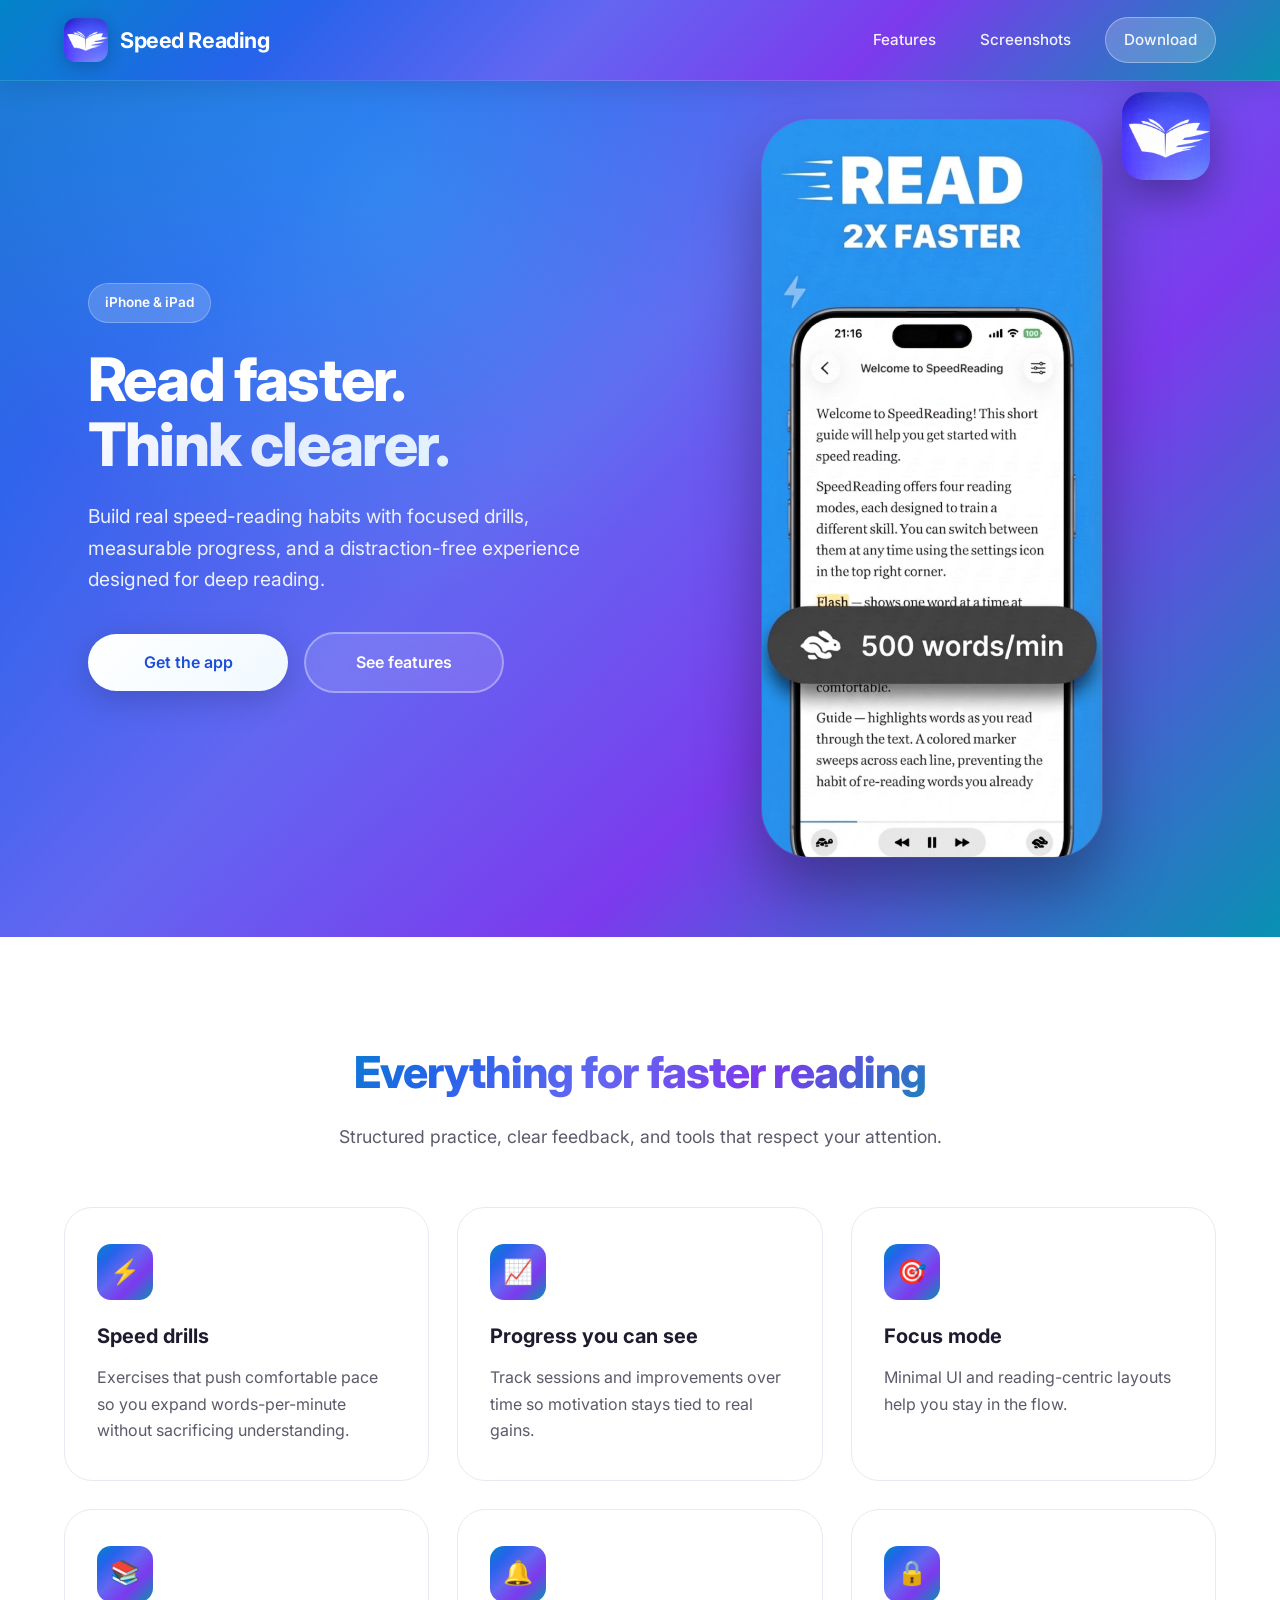
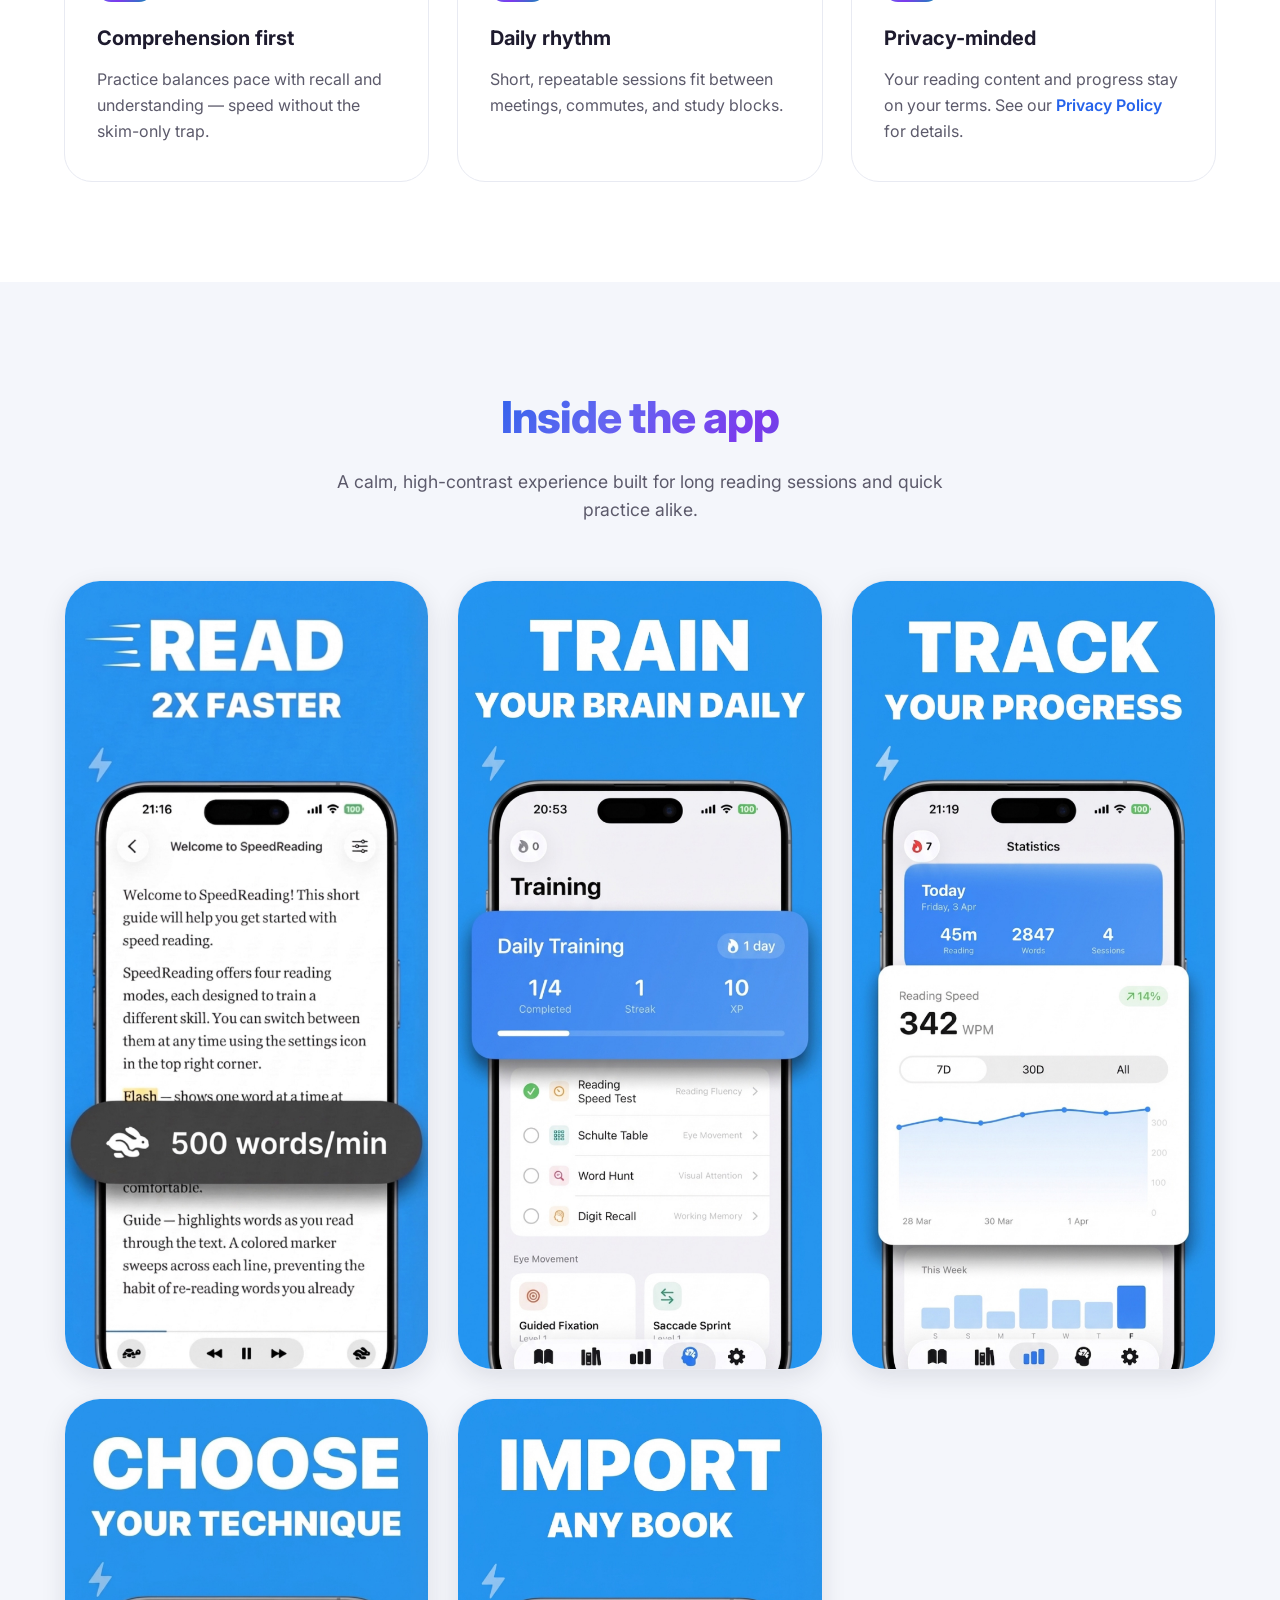
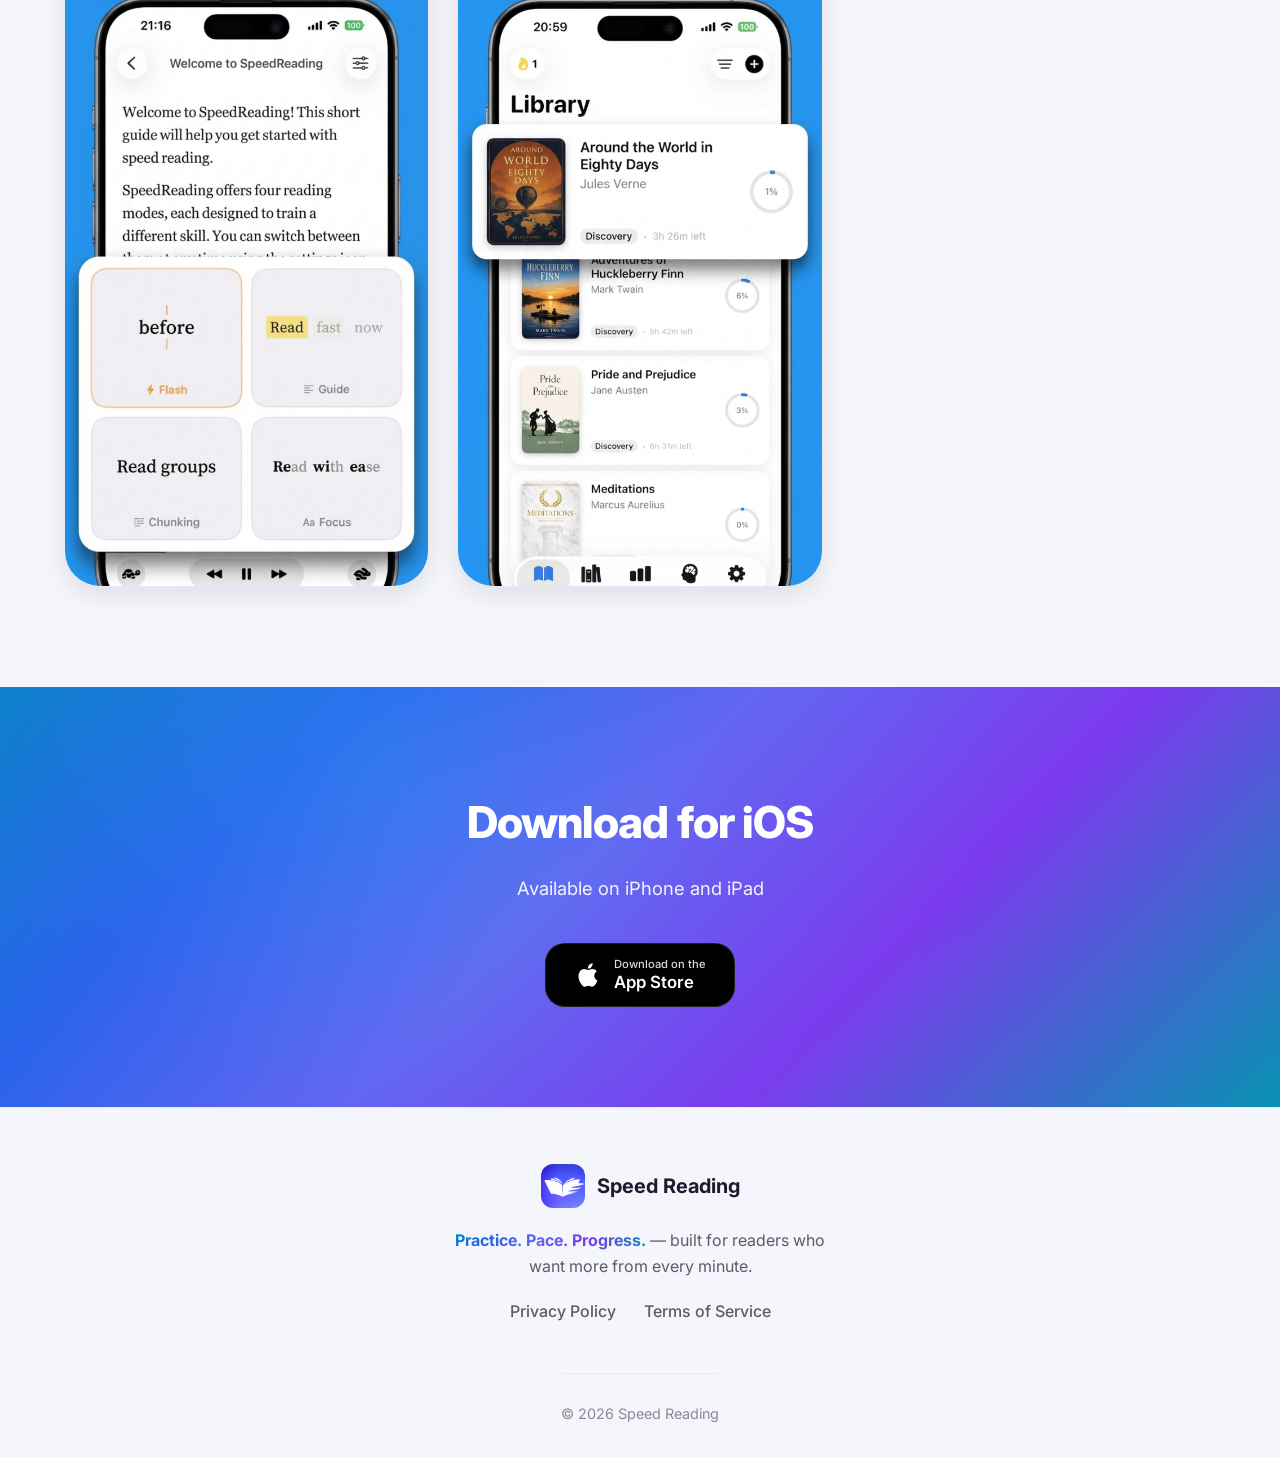
<file: index.html>
<!DOCTYPE html>
<html lang="en">
  <head>
    <meta charset="UTF-8" />
    <meta name="viewport" content="width=device-width, initial-scale=1.0" />
    <title>Speed Reading — Read Faster, Stay Sharp</title>
    <meta
      name="description"
      content="Train your reading speed and focus with guided exercises, progress tracking, and a clean reading experience — on iPhone and iPad."
    />
    <meta
      name="keywords"
      content="speed reading, reading app, comprehension, iOS, iPhone, productivity, learning"
    />

    <meta property="og:type" content="website" />
    <meta property="og:url" content="https://speedreading.app/" />
    <meta
      property="og:title"
      content="Speed Reading — Read Faster, Stay Sharp"
    />
    <meta
      property="og:description"
      content="Train your reading speed and focus with guided exercises and progress tracking."
    />
    <meta property="og:image" content="https://speedreading.app/images/01.jpg" />

    <meta name="twitter:card" content="summary_large_image" />
    <meta name="twitter:url" content="https://speedreading.app/" />
    <meta
      name="twitter:title"
      content="Speed Reading — Read Faster, Stay Sharp"
    />
    <meta
      name="twitter:description"
      content="Train your reading speed and focus with guided exercises and progress tracking."
    />
    <meta name="twitter:image" content="https://speedreading.app/images/01.jpg" />

    <link rel="icon" type="image/png" href="images/icon.png" />
    <link rel="apple-touch-icon" href="images/icon.png" />
    <link rel="stylesheet" href="styles.css" />
    <link rel="preconnect" href="https://fonts.googleapis.com" />
    <link rel="preconnect" href="https://fonts.gstatic.com" crossorigin />
    <link
      href="https://fonts.googleapis.com/css2?family=Inter:wght@400;500;600;700;800&display=swap"
      rel="stylesheet"
    />

    <script type="application/ld+json">
      {
        "@context": "https://schema.org",
        "@type": "MobileApplication",
        "name": "Speed Reading",
        "description": "Train reading speed and comprehension with guided practice on iOS.",
        "operatingSystem": "iOS",
        "applicationCategory": "EducationalApplication",
        "offers": {
          "@type": "Offer",
          "price": "0",
          "priceCurrency": "USD"
        }
      }
    </script>
  </head>
  <body>
    <nav class="navbar">
      <div class="nav-container">
        <a href="index.html" class="nav-logo">
          <img src="images/icon.png" alt="" class="logo" width="40" height="40" />
          <span class="logo-text">Speed Reading</span>
        </a>
        <div class="nav-menu">
          <a href="#features" class="nav-link">Features</a>
          <a href="#screenshots" class="nav-link">Screenshots</a>
          <a href="#download" class="nav-link download-btn">Download</a>
        </div>
        <div class="nav-toggle" aria-label="Menu">
          <span></span>
          <span></span>
          <span></span>
        </div>
      </div>
    </nav>

    <section class="hero" id="hero">
      <div class="container">
        <div class="hero-content">
          <div class="hero-badge">iPhone &amp; iPad</div>
          <h1 class="hero-title">
            Read faster.<br />
            <span class="gradient-text">Think clearer.</span>
          </h1>
          <p class="hero-subtitle">
            Build real speed-reading habits with focused drills, measurable
            progress, and a distraction-free experience designed for deep
            reading.
          </p>
          <div class="hero-cta">
            <a href="#download" class="btn btn-primary">Get the app</a>
            <a href="#features" class="btn btn-secondary">See features</a>
          </div>
        </div>
        <div class="hero-screenshots">
          <img
            src="images/icon.png"
            alt=""
            class="hero-icon"
            width="88"
            height="88"
          />
          <div class="screenshot-main">
            <img
              src="images/01.jpg"
              alt="Speed Reading app main screen"
              class="main-screenshot"
            />
          </div>
        </div>
      </div>
    </section>

    <section class="features" id="features">
      <div class="container">
        <div class="section-header">
          <h2>Everything for faster reading</h2>
          <p>
            Structured practice, clear feedback, and tools that respect your
            attention.
          </p>
        </div>
        <div class="features-grid">
          <div class="feature-card">
            <div class="feature-icon" aria-hidden="true">⚡</div>
            <h3>Speed drills</h3>
            <p>
              Exercises that push comfortable pace so you expand words-per-minute
              without sacrificing understanding.
            </p>
          </div>
          <div class="feature-card">
            <div class="feature-icon" aria-hidden="true">📈</div>
            <h3>Progress you can see</h3>
            <p>
              Track sessions and improvements over time so motivation stays tied
              to real gains.
            </p>
          </div>
          <div class="feature-card">
            <div class="feature-icon" aria-hidden="true">🎯</div>
            <h3>Focus mode</h3>
            <p>
              Minimal UI and reading-centric layouts help you stay in the flow.
            </p>
          </div>
          <div class="feature-card">
            <div class="feature-icon" aria-hidden="true">📚</div>
            <h3>Comprehension first</h3>
            <p>
              Practice balances pace with recall and understanding — speed without
              the skim-only trap.
            </p>
          </div>
          <div class="feature-card">
            <div class="feature-icon" aria-hidden="true">🔔</div>
            <h3>Daily rhythm</h3>
            <p>
              Short, repeatable sessions fit between meetings, commutes, and
              study blocks.
            </p>
          </div>
          <div class="feature-card">
            <div class="feature-icon" aria-hidden="true">🔒</div>
            <h3>Privacy-minded</h3>
            <p>
              Your reading content and progress stay on your terms. See our
              <a href="privacy.html">Privacy Policy</a> for details.
            </p>
          </div>
        </div>
      </div>
    </section>

    <section class="screenshots" id="screenshots">
      <div class="container">
        <div class="section-header">
          <h2>Inside the app</h2>
          <p>
            A calm, high-contrast experience built for long reading sessions and
            quick practice alike.
          </p>
        </div>
        <div class="screenshots-grid">
          <div class="screenshot">
            <img src="images/01.jpg" alt="Speed Reading screenshot 1" />
          </div>
          <div class="screenshot">
            <img src="images/02.jpg" alt="Speed Reading screenshot 2" />
          </div>
          <div class="screenshot">
            <img src="images/03.jpg" alt="Speed Reading screenshot 3" />
          </div>
          <div class="screenshot">
            <img src="images/04.jpg" alt="Speed Reading screenshot 4" />
          </div>
          <div class="screenshot">
            <img src="images/05.jpg" alt="Speed Reading screenshot 5" />
          </div>
        </div>
      </div>
    </section>

    <section class="download" id="download">
      <div class="container">
        <h2>Download for iOS</h2>
        <p>Available on iPhone and iPad</p>
        <div class="download-buttons">
          <a
            href="https://apps.apple.com/app/id6761392724"
            class="store-btn"
            rel="noopener noreferrer"
            target="_blank"
          >
            <svg viewBox="0 0 24 24" fill="currentColor" aria-hidden="true">
              <path
                d="M18.71 19.5c-.83 1.24-1.71 2.45-3.05 2.47-1.34.03-1.77-.79-3.29-.79-1.53 0-2 .77-3.27.82-1.31.05-2.3-1.32-3.14-2.53C4.25 17 2.94 12.45 4.7 9.39c.87-1.52 2.43-2.48 4.12-2.51 1.28-.02 2.5.87 3.29.87.78 0 2.26-1.07 3.81-.91.65.03 2.47.26 3.64 1.98-.09.06-2.17 1.28-2.15 3.81.03 3.02 2.65 4.03 2.68 4.04-.03.07-.42 1.44-1.38 2.83M13 3.5c.73-.83 1.94-1.46 2.94-1.5.13 1.17-.34 2.35-1.04 3.19-.69.85-1.83 1.51-2.95 1.42-.15-1.15.41-2.35 1.05-3.11z"
              />
            </svg>
            <div class="store-text">
              <small>Download on the</small>
              <span>App Store</span>
            </div>
          </a>
        </div>
      </div>
    </section>

    <footer class="footer">
      <div class="container">
        <div class="footer-content">
          <div class="footer-logo">
            <img src="images/icon.png" alt="" width="44" height="44" />
            <span>Speed Reading</span>
          </div>
          <p class="footer-tagline">
            <strong>Practice. Pace. Progress.</strong> — built for readers who want
            more from every minute.
          </p>
          <div class="footer-links">
            <a href="privacy.html">Privacy Policy</a>
            <a href="terms.html">Terms of Service</a>
          </div>
          <p class="footer-copy">© 2026 Speed Reading</p>
        </div>
      </div>
    </footer>

    <script src="script.js"></script>
  </body>
</html>
</file>
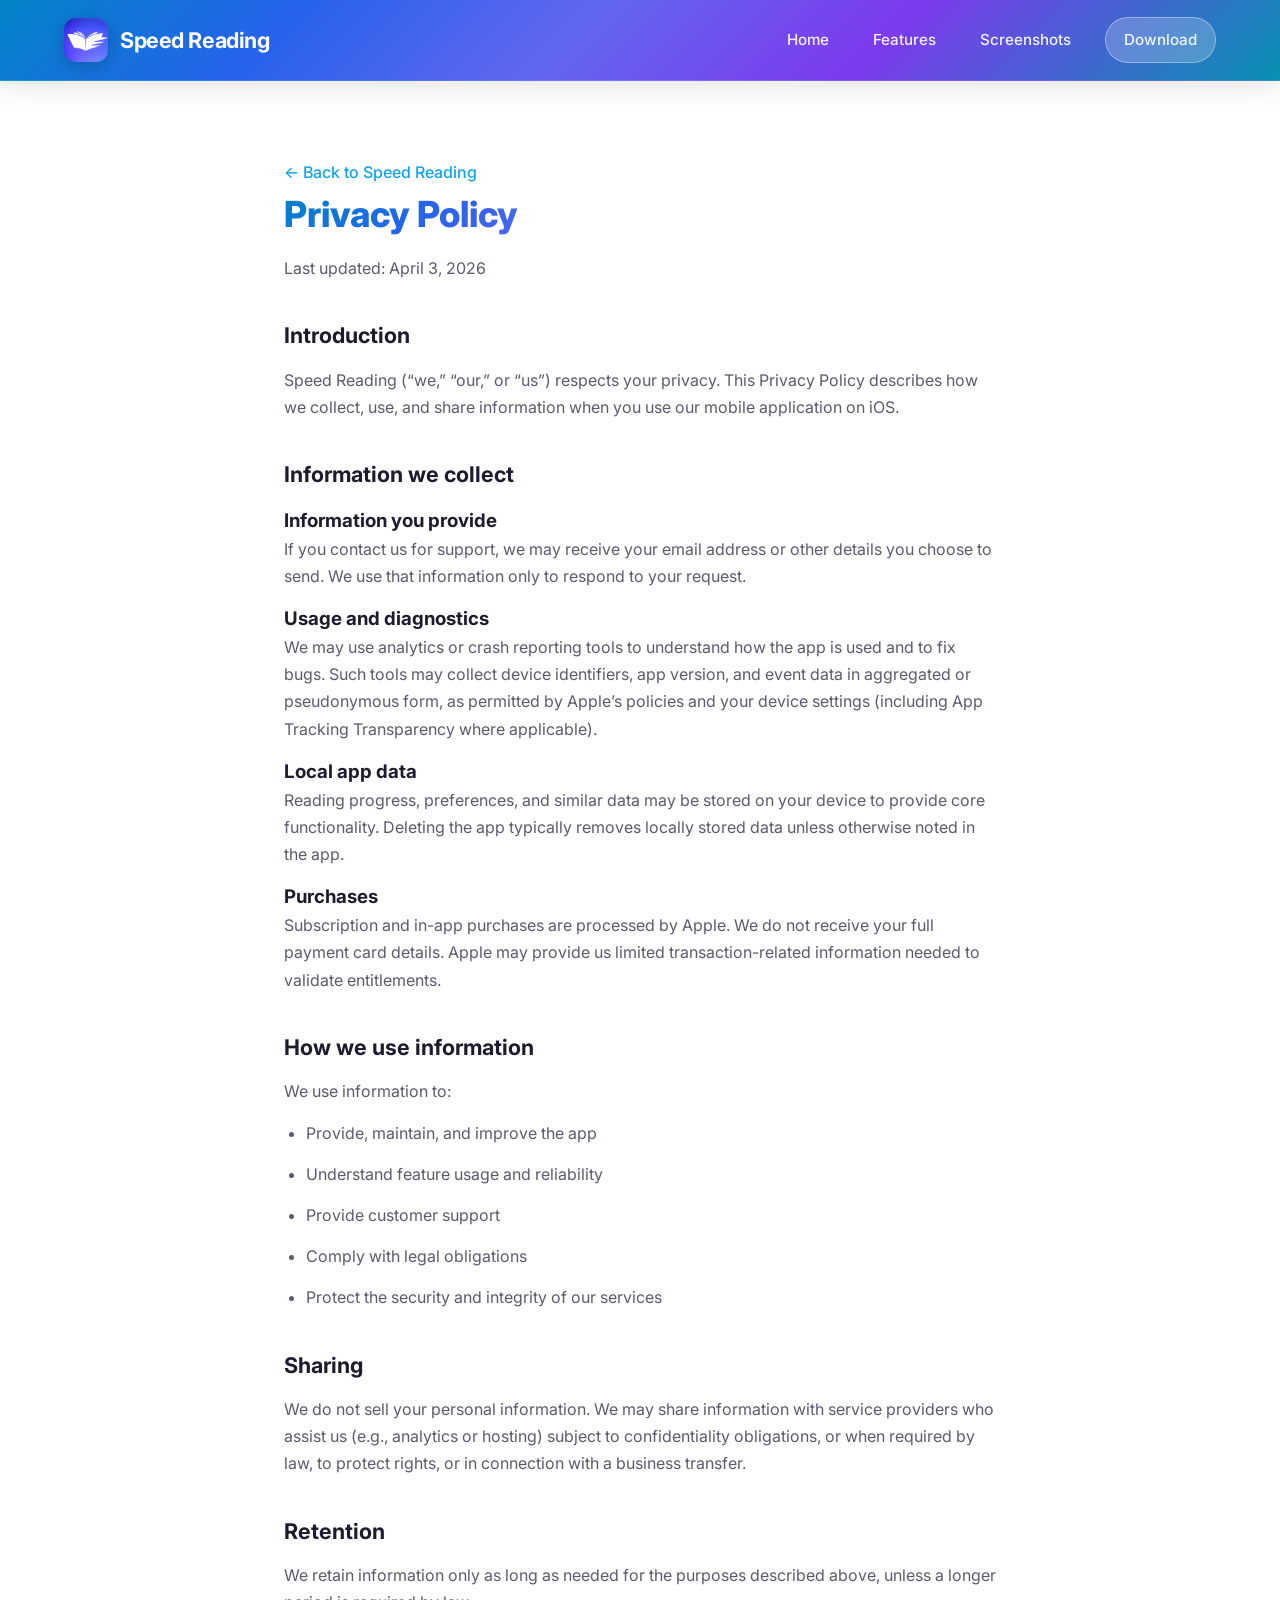
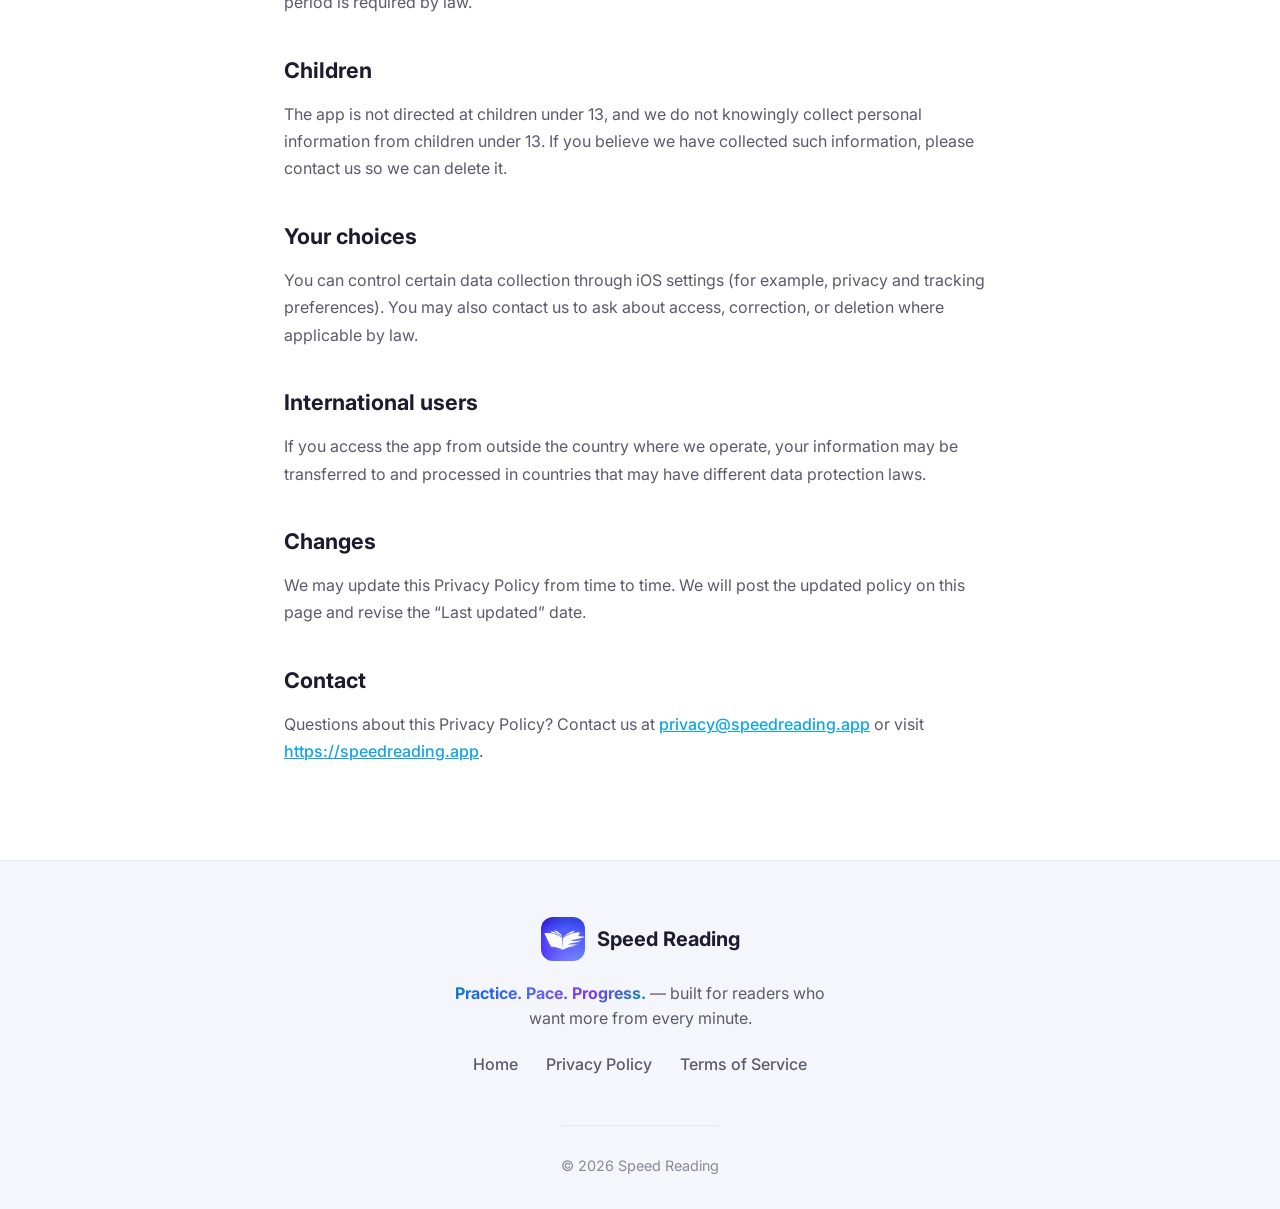
<file: privacy.html>
<!DOCTYPE html>
<html lang="en">
  <head>
    <meta charset="UTF-8" />
    <meta name="viewport" content="width=device-width, initial-scale=1.0" />
    <title>Privacy Policy — Speed Reading</title>
    <meta
      name="description"
      content="Speed Reading Privacy Policy — how we handle your data when you use our iOS app."
    />
    <link rel="icon" type="image/png" href="images/icon.png" />
    <link rel="stylesheet" href="styles.css" />
    <link rel="preconnect" href="https://fonts.googleapis.com" />
    <link rel="preconnect" href="https://fonts.gstatic.com" crossorigin />
    <link
      href="https://fonts.googleapis.com/css2?family=Inter:wght@400;500;600;700;800&display=swap"
      rel="stylesheet"
    />
  </head>
  <body>
    <nav class="navbar">
      <div class="nav-container">
        <a href="index.html" class="nav-logo">
          <img src="images/icon.png" alt="" class="logo" width="40" height="40" />
          <span class="logo-text">Speed Reading</span>
        </a>
        <div class="nav-menu">
          <a href="index.html" class="nav-link">Home</a>
          <a href="index.html#features" class="nav-link">Features</a>
          <a href="index.html#screenshots" class="nav-link">Screenshots</a>
          <a href="index.html#download" class="nav-link download-btn">Download</a>
        </div>
        <div class="nav-toggle" aria-label="Menu">
          <span></span>
          <span></span>
          <span></span>
        </div>
      </div>
    </nav>

    <section class="privacy-content">
      <div class="container">
        <div class="privacy-header">
          <a href="index.html" class="back-link">← Back to Speed Reading</a>
          <h1>Privacy Policy</h1>
          <p class="last-updated">Last updated: April 3, 2026</p>
        </div>

        <div class="privacy-body">
          <h2>Introduction</h2>
          <p>
            Speed Reading (“we,” “our,” or “us”) respects your privacy. This
            Privacy Policy describes how we collect, use, and share information
            when you use our mobile application on iOS.
          </p>

          <h2>Information we collect</h2>

          <h3>Information you provide</h3>
          <p>
            If you contact us for support, we may receive your email address or
            other details you choose to send. We use that information only to
            respond to your request.
          </p>

          <h3>Usage and diagnostics</h3>
          <p>
            We may use analytics or crash reporting tools to understand how the
            app is used and to fix bugs. Such tools may collect device
            identifiers, app version, and event data in aggregated or
            pseudonymous form, as permitted by Apple’s policies and your device
            settings (including App Tracking Transparency where applicable).
          </p>

          <h3>Local app data</h3>
          <p>
            Reading progress, preferences, and similar data may be stored on
            your device to provide core functionality. Deleting the app typically
            removes locally stored data unless otherwise noted in the app.
          </p>

          <h3>Purchases</h3>
          <p>
            Subscription and in-app purchases are processed by Apple. We do not
            receive your full payment card details. Apple may provide us
            limited transaction-related information needed to validate
            entitlements.
          </p>

          <h2>How we use information</h2>
          <p>We use information to:</p>
          <ul>
            <li>Provide, maintain, and improve the app</li>
            <li>Understand feature usage and reliability</li>
            <li>Provide customer support</li>
            <li>Comply with legal obligations</li>
            <li>Protect the security and integrity of our services</li>
          </ul>

          <h2>Sharing</h2>
          <p>
            We do not sell your personal information. We may share information
            with service providers who assist us (e.g., analytics or hosting)
            subject to confidentiality obligations, or when required by law, to
            protect rights, or in connection with a business transfer.
          </p>

          <h2>Retention</h2>
          <p>
            We retain information only as long as needed for the purposes
            described above, unless a longer period is required by law.
          </p>

          <h2>Children</h2>
          <p>
            The app is not directed at children under 13, and we do not
            knowingly collect personal information from children under 13. If you
            believe we have collected such information, please contact us so we
            can delete it.
          </p>

          <h2>Your choices</h2>
          <p>
            You can control certain data collection through iOS settings (for
            example, privacy and tracking preferences). You may also contact us
            to ask about access, correction, or deletion where applicable by
            law.
          </p>

          <h2>International users</h2>
          <p>
            If you access the app from outside the country where we operate,
            your information may be transferred to and processed in countries that
            may have different data protection laws.
          </p>

          <h2>Changes</h2>
          <p>
            We may update this Privacy Policy from time to time. We will post
            the updated policy on this page and revise the “Last updated” date.
          </p>

          <h2>Contact</h2>
          <p>
            Questions about this Privacy Policy? Contact us at
            <a href="mailto:privacy@speedreading.app">privacy@speedreading.app</a>
            or visit
            <a href="https://speedreading.app">https://speedreading.app</a>.
          </p>
        </div>
      </div>
    </section>

    <footer class="footer">
      <div class="container">
        <div class="footer-content">
          <div class="footer-logo">
            <img src="images/icon.png" alt="" width="44" height="44" />
            <span>Speed Reading</span>
          </div>
          <p class="footer-tagline">
            <strong>Practice. Pace. Progress.</strong> — built for readers who want
            more from every minute.
          </p>
          <div class="footer-links">
            <a href="index.html">Home</a>
            <a href="privacy.html">Privacy Policy</a>
            <a href="terms.html">Terms of Service</a>
          </div>
          <p class="footer-copy">© 2026 Speed Reading</p>
        </div>
      </div>
    </footer>

    <script src="script.js"></script>
  </body>
</html>
</file>
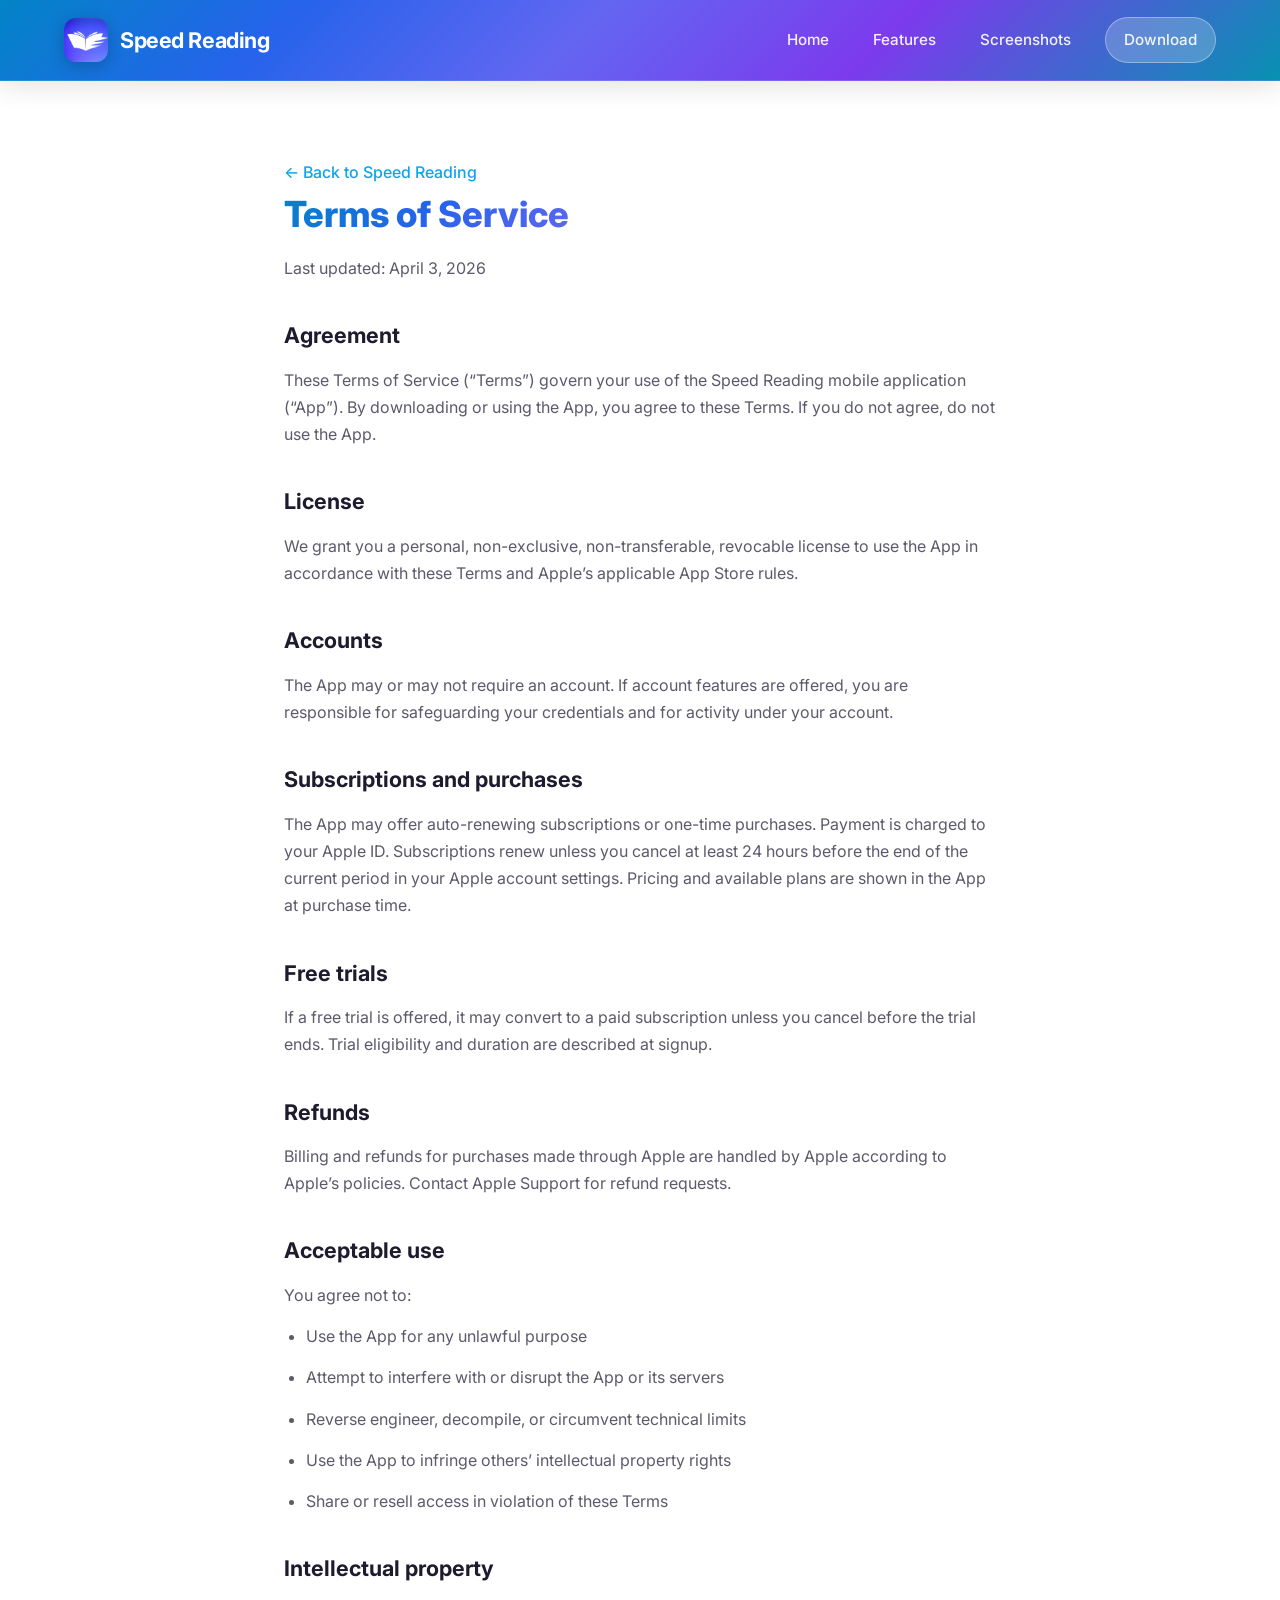
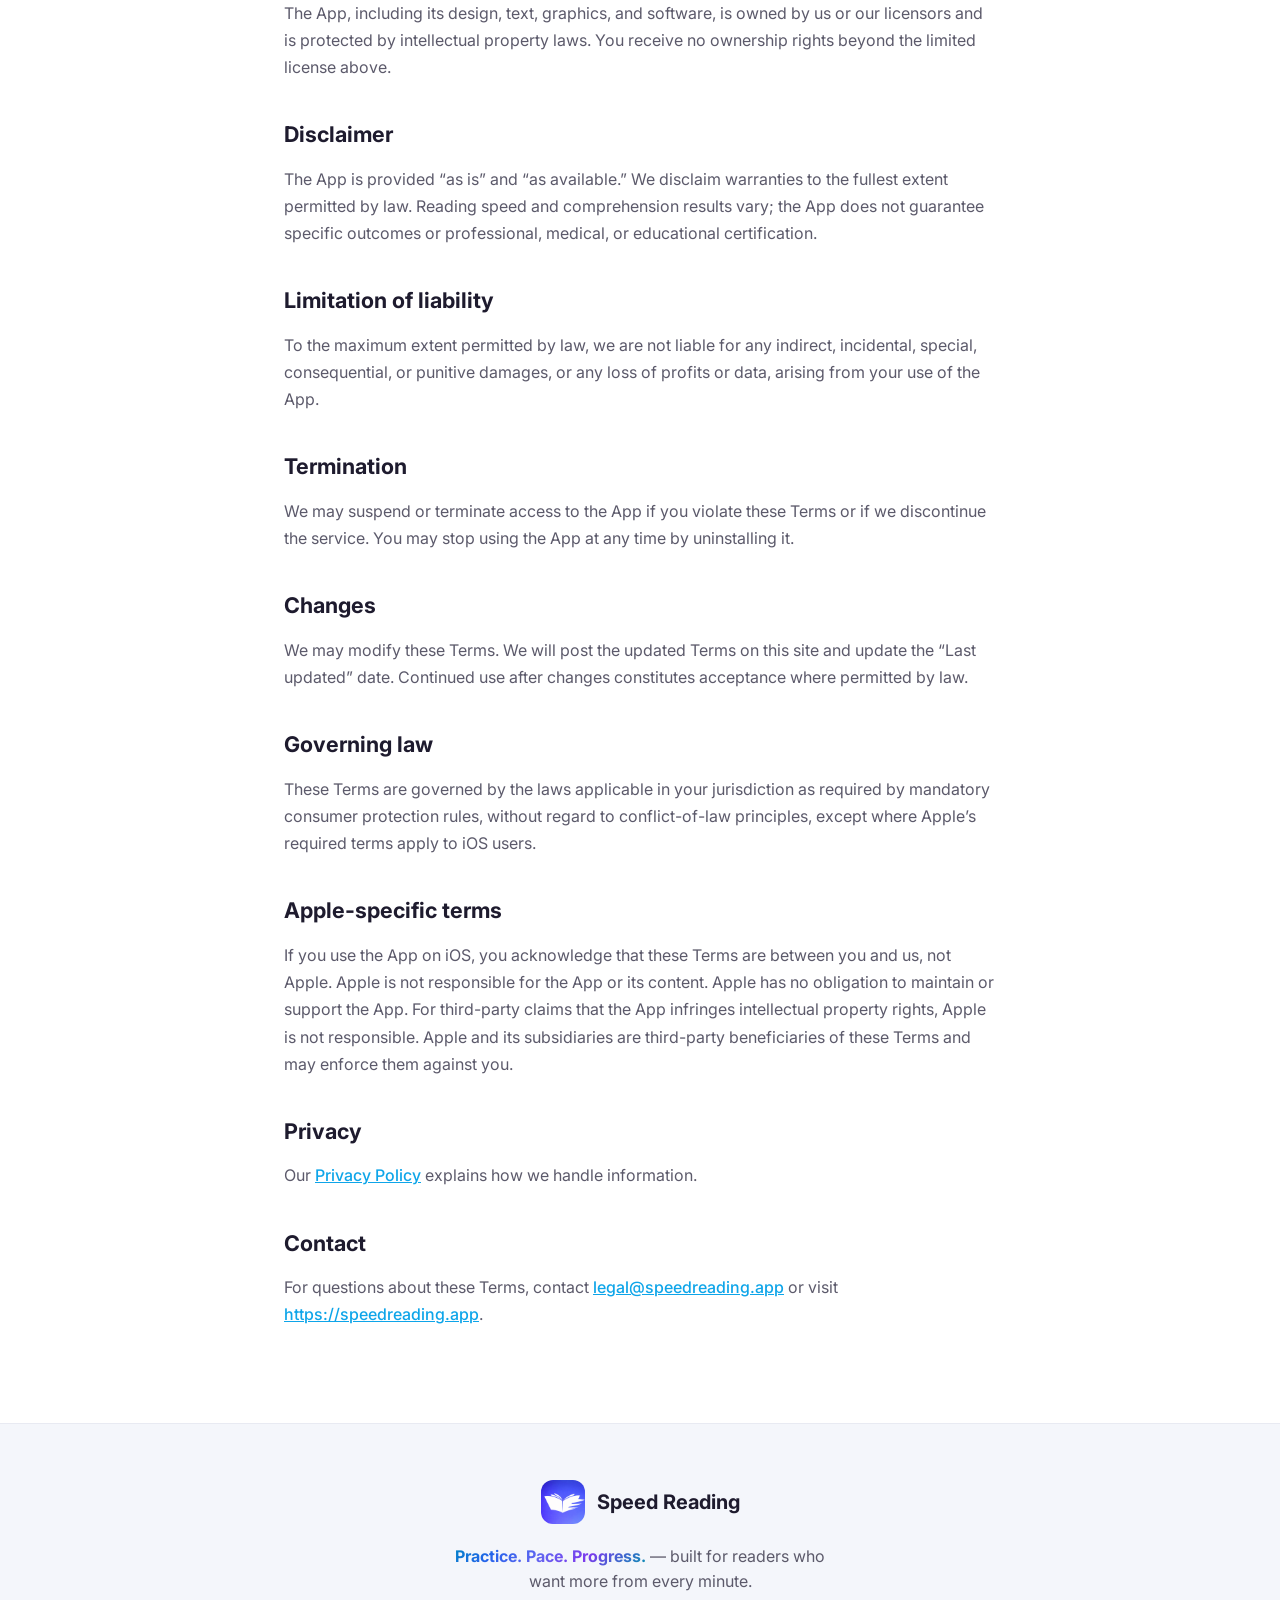
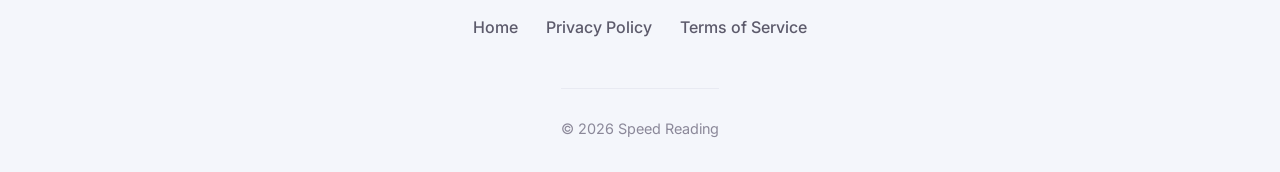
<file: terms.html>
<!DOCTYPE html>
<html lang="en">
  <head>
    <meta charset="UTF-8" />
    <meta name="viewport" content="width=device-width, initial-scale=1.0" />
    <title>Terms of Service — Speed Reading</title>
    <meta
      name="description"
      content="Speed Reading Terms of Service — subscriptions, acceptable use, and legal terms for our iOS app."
    />
    <link rel="icon" type="image/png" href="images/icon.png" />
    <link rel="stylesheet" href="styles.css" />
    <link rel="preconnect" href="https://fonts.googleapis.com" />
    <link rel="preconnect" href="https://fonts.gstatic.com" crossorigin />
    <link
      href="https://fonts.googleapis.com/css2?family=Inter:wght@400;500;600;700;800&display=swap"
      rel="stylesheet"
    />
  </head>
  <body>
    <nav class="navbar">
      <div class="nav-container">
        <a href="index.html" class="nav-logo">
          <img src="images/icon.png" alt="" class="logo" width="40" height="40" />
          <span class="logo-text">Speed Reading</span>
        </a>
        <div class="nav-menu">
          <a href="index.html" class="nav-link">Home</a>
          <a href="index.html#features" class="nav-link">Features</a>
          <a href="index.html#screenshots" class="nav-link">Screenshots</a>
          <a href="index.html#download" class="nav-link download-btn">Download</a>
        </div>
        <div class="nav-toggle" aria-label="Menu">
          <span></span>
          <span></span>
          <span></span>
        </div>
      </div>
    </nav>

    <section class="privacy-content">
      <div class="container">
        <div class="privacy-header">
          <a href="index.html" class="back-link">← Back to Speed Reading</a>
          <h1>Terms of Service</h1>
          <p class="last-updated">Last updated: April 3, 2026</p>
        </div>

        <div class="privacy-body">
          <h2>Agreement</h2>
          <p>
            These Terms of Service (“Terms”) govern your use of the Speed
            Reading mobile application (“App”). By downloading or using the App,
            you agree to these Terms. If you do not agree, do not use the App.
          </p>

          <h2>License</h2>
          <p>
            We grant you a personal, non-exclusive, non-transferable, revocable
            license to use the App in accordance with these Terms and Apple’s
            applicable App Store rules.
          </p>

          <h2>Accounts</h2>
          <p>
            The App may or may not require an account. If account features are
            offered, you are responsible for safeguarding your credentials and
            for activity under your account.
          </p>

          <h2>Subscriptions and purchases</h2>
          <p>
            The App may offer auto-renewing subscriptions or one-time purchases.
            Payment is charged to your Apple ID. Subscriptions renew unless you
            cancel at least 24 hours before the end of the current period in
            your Apple account settings. Pricing and available plans are shown
            in the App at purchase time.
          </p>

          <h2>Free trials</h2>
          <p>
            If a free trial is offered, it may convert to a paid subscription
            unless you cancel before the trial ends. Trial eligibility and
            duration are described at signup.
          </p>

          <h2>Refunds</h2>
          <p>
            Billing and refunds for purchases made through Apple are handled by
            Apple according to Apple’s policies. Contact Apple Support for refund
            requests.
          </p>

          <h2>Acceptable use</h2>
          <p>You agree not to:</p>
          <ul>
            <li>Use the App for any unlawful purpose</li>
            <li>Attempt to interfere with or disrupt the App or its servers</li>
            <li>Reverse engineer, decompile, or circumvent technical limits</li>
            <li>Use the App to infringe others’ intellectual property rights</li>
            <li>Share or resell access in violation of these Terms</li>
          </ul>

          <h2>Intellectual property</h2>
          <p>
            The App, including its design, text, graphics, and software, is
            owned by us or our licensors and is protected by intellectual
            property laws. You receive no ownership rights beyond the limited
            license above.
          </p>

          <h2>Disclaimer</h2>
          <p>
            The App is provided “as is” and “as available.” We disclaim
            warranties to the fullest extent permitted by law. Reading speed and
            comprehension results vary; the App does not guarantee specific
            outcomes or professional, medical, or educational certification.
          </p>

          <h2>Limitation of liability</h2>
          <p>
            To the maximum extent permitted by law, we are not liable for any
            indirect, incidental, special, consequential, or punitive damages, or
            any loss of profits or data, arising from your use of the App.
          </p>

          <h2>Termination</h2>
          <p>
            We may suspend or terminate access to the App if you violate these
            Terms or if we discontinue the service. You may stop using the App at
            any time by uninstalling it.
          </p>

          <h2>Changes</h2>
          <p>
            We may modify these Terms. We will post the updated Terms on this
            site and update the “Last updated” date. Continued use after changes
            constitutes acceptance where permitted by law.
          </p>

          <h2>Governing law</h2>
          <p>
            These Terms are governed by the laws applicable in your jurisdiction
            as required by mandatory consumer protection rules, without regard to
            conflict-of-law principles, except where Apple’s required terms
            apply to iOS users.
          </p>

          <h2>Apple-specific terms</h2>
          <p>
            If you use the App on iOS, you acknowledge that these Terms are
            between you and us, not Apple. Apple is not responsible for the App
            or its content. Apple has no obligation to maintain or support the
            App. For third-party claims that the App infringes intellectual
            property rights, Apple is not responsible. Apple and its
            subsidiaries are third-party beneficiaries of these Terms and may
            enforce them against you.
          </p>

          <h2>Privacy</h2>
          <p>
            Our
            <a href="privacy.html">Privacy Policy</a> explains how we handle
            information.
          </p>

          <h2>Contact</h2>
          <p>
            For questions about these Terms, contact
            <a href="mailto:legal@speedreading.app">legal@speedreading.app</a> or
            visit
            <a href="https://speedreading.app">https://speedreading.app</a>.
          </p>
        </div>
      </div>
    </section>

    <footer class="footer">
      <div class="container">
        <div class="footer-content">
          <div class="footer-logo">
            <img src="images/icon.png" alt="" width="44" height="44" />
            <span>Speed Reading</span>
          </div>
          <p class="footer-tagline">
            <strong>Practice. Pace. Progress.</strong> — built for readers who want
            more from every minute.
          </p>
          <div class="footer-links">
            <a href="index.html">Home</a>
            <a href="privacy.html">Privacy Policy</a>
            <a href="terms.html">Terms of Service</a>
          </div>
          <p class="footer-copy">© 2026 Speed Reading</p>
        </div>
      </div>
    </footer>

    <script src="script.js"></script>
  </body>
</html>
</file>
<file: styles.css>
/* Speed Reading — layout aligned with PokeScannerWebPage (reading-themed palette) */

:root {
  --primary: #38bdf8;
  --primary-dark: #0ea5e9;
  --secondary: #6366f1;
  --accent: #a78bfa;
  --accent-2: #22d3ee;
  --text-primary: #1e1b2e;
  --text-secondary: #5c5a6b;
  --text-muted: #8b8899;
  --background: #ffffff;
  --background-alt: #f4f6fb;
  --border: #e8eaf2;
  --shadow-sm: 0 2px 8px rgba(30, 27, 46, 0.06);
  --shadow-md: 0 8px 24px rgba(30, 27, 46, 0.1);
  --shadow-lg: 0 16px 48px rgba(30, 27, 46, 0.12);
  --radius-sm: 10px;
  --radius-md: 14px;
  --radius-lg: 20px;
  --radius-xl: 28px;
  --radius-2xl: 36px;
  --radius-3xl: 48px;
  --gradient-primary: linear-gradient(
    135deg,
    #0284c7 0%,
    #2563eb 22%,
    #6366f1 45%,
    #7c3aed 68%,
    #0891b2 100%
  );
  --gradient-glow: radial-gradient(
    circle at 30% 20%,
    rgba(56, 189, 248, 0.45) 0%,
    rgba(99, 102, 241, 0.25) 35%,
    transparent 65%
  );
}

* {
  margin: 0;
  padding: 0;
  box-sizing: border-box;
}

html {
  scroll-behavior: smooth;
  scroll-padding-top: 100px;
}

body {
  font-family: "Inter", -apple-system, BlinkMacSystemFont, sans-serif;
  color: var(--text-primary);
  line-height: 1.6;
  overflow-x: hidden;
  background: radial-gradient(
      circle at 50% 50%,
      rgba(56, 189, 248, 0.1) 0%,
      rgba(99, 102, 241, 0.06) 30%,
      rgba(124, 58, 237, 0.04) 60%,
      rgba(8, 145, 178, 0.03) 100%
    ),
    linear-gradient(135deg, #0f172a 0%, #1e1b4b 50%, #312e81 100%);
  background-attachment: fixed;
  min-height: 100vh;
}

.container {
  max-width: 1200px;
  margin: 0 auto;
  padding: 0 24px;
}

/* Navbar — gradient strip like PokeScanner */
.navbar {
  position: fixed;
  top: 0;
  left: 0;
  right: 0;
  z-index: 1000;
  background: var(--gradient-primary);
  backdrop-filter: blur(20px);
  -webkit-backdrop-filter: blur(20px);
  border-bottom: 1px solid rgba(255, 255, 255, 0.12);
  box-shadow: 0 4px 30px rgba(0, 0, 0, 0.12);
}

.navbar.scrolled {
  box-shadow: 0 8px 32px rgba(0, 0, 0, 0.18);
}

.nav-container {
  max-width: 1200px;
  margin: 0 auto;
  padding: 0 24px;
  display: flex;
  align-items: center;
  justify-content: space-between;
  height: 80px;
}

.nav-logo {
  display: flex;
  align-items: center;
  gap: 12px;
  text-decoration: none;
  color: #fff;
}

.logo {
  width: 44px;
  height: 44px;
  border-radius: 12px;
  box-shadow: 0 4px 16px rgba(0, 0, 0, 0.2);
}

.logo-text {
  font-size: 1.35rem;
  font-weight: 700;
  letter-spacing: -0.02em;
  color: #fff;
}

.nav-menu {
  display: flex;
  align-items: center;
  gap: 8px;
}

.nav-link {
  color: rgba(255, 255, 255, 0.92);
  text-decoration: none;
  font-weight: 500;
  font-size: 0.95rem;
  padding: 10px 18px;
  border-radius: 999px;
  transition: background 0.25s ease, color 0.25s ease;
}

.nav-link:hover {
  color: #fff;
  background: rgba(255, 255, 255, 0.15);
}

.nav-link.download-btn {
  background: rgba(255, 255, 255, 0.2);
  border: 1px solid rgba(255, 255, 255, 0.35);
  margin-left: 8px;
}

.nav-link.download-btn:hover {
  background: rgba(255, 255, 255, 0.3);
  border-color: rgba(255, 255, 255, 0.5);
}

.nav-link.active {
  background: rgba(255, 255, 255, 0.22);
  color: #fff;
}

.nav-toggle {
  display: none;
  flex-direction: column;
  gap: 6px;
  cursor: pointer;
  padding: 8px;
}

.nav-toggle span {
  width: 26px;
  height: 3px;
  background: #fff;
  border-radius: 2px;
  transition: transform 0.3s ease, opacity 0.3s ease;
}

/* Hero */
.hero {
  min-height: 100vh;
  display: flex;
  align-items: center;
  padding: 120px 0 80px;
  position: relative;
  overflow: hidden;
  background: var(--gradient-primary);
}

.hero::before {
  content: "";
  position: absolute;
  inset: 0;
  background: var(--gradient-glow);
  opacity: 0.85;
  animation: pulseGlow 8s ease-in-out infinite;
}

@keyframes pulseGlow {
  0%,
  100% {
    opacity: 0.65;
    transform: scale(1);
  }
  50% {
    opacity: 0.95;
    transform: scale(1.05);
  }
}

.hero .container {
  display: grid;
  grid-template-columns: 1fr 1fr;
  gap: 64px;
  align-items: center;
  position: relative;
  z-index: 1;
}

.hero-content {
  color: #fff;
}

.hero-badge {
  display: inline-flex;
  align-items: center;
  gap: 8px;
  background: rgba(255, 255, 255, 0.18);
  backdrop-filter: blur(10px);
  padding: 8px 16px;
  border-radius: 999px;
  font-size: 0.85rem;
  font-weight: 600;
  margin-bottom: 24px;
  border: 1px solid rgba(255, 255, 255, 0.25);
}

.hero h1 {
  font-size: clamp(2.5rem, 5vw, 3.75rem);
  font-weight: 800;
  line-height: 1.08;
  margin-bottom: 24px;
  letter-spacing: -0.03em;
}

.gradient-text {
  background: linear-gradient(
    135deg,
    #fff 0%,
    rgba(255, 255, 255, 0.88) 40%,
    #e0f2fe 100%
  );
  -webkit-background-clip: text;
  -webkit-text-fill-color: transparent;
  background-clip: text;
}

.hero-subtitle {
  font-size: 1.2rem;
  color: rgba(255, 255, 255, 0.9);
  margin-bottom: 36px;
  line-height: 1.65;
  max-width: 520px;
}

.hero-cta {
  display: flex;
  flex-wrap: wrap;
  gap: 16px;
  align-items: center;
}

.btn {
  display: inline-flex;
  align-items: center;
  justify-content: center;
  gap: 10px;
  padding: 16px 32px;
  border-radius: var(--radius-2xl);
  font-weight: 600;
  font-size: 1rem;
  text-decoration: none;
  transition: transform 0.25s ease, box-shadow 0.25s ease;
  border: none;
  cursor: pointer;
  min-width: 200px;
}

.btn-primary {
  background: linear-gradient(135deg, #fff 0%, #f0f9ff 100%);
  color: #1d4ed8;
  box-shadow: 0 8px 32px rgba(0, 0, 0, 0.18);
  position: relative;
  overflow: hidden;
}

.btn-primary::before {
  content: "";
  position: absolute;
  top: 0;
  left: -100%;
  width: 100%;
  height: 100%;
  background: linear-gradient(
    90deg,
    transparent,
    rgba(255, 255, 255, 0.5),
    transparent
  );
  transition: left 0.5s ease;
}

.btn-primary:hover::before {
  left: 100%;
}

.btn-primary:hover {
  transform: translateY(-3px);
  box-shadow: 0 14px 40px rgba(0, 0, 0, 0.22);
}

.btn-secondary {
  background: rgba(255, 255, 255, 0.12);
  color: #fff;
  border: 2px solid rgba(255, 255, 255, 0.35);
  backdrop-filter: blur(8px);
}

.btn-secondary:hover {
  background: rgba(255, 255, 255, 0.22);
  border-color: rgba(255, 255, 255, 0.55);
  transform: translateY(-2px);
}

.hero-screenshots {
  position: relative;
  display: flex;
  justify-content: center;
  align-items: center;
}

.screenshot-main {
  position: relative;
  max-width: 340px;
  width: 100%;
  border-radius: var(--radius-3xl);
  overflow: hidden;
  box-shadow: 0 32px 64px rgba(0, 0, 0, 0.35),
    0 0 0 1px rgba(255, 255, 255, 0.12);
  animation: slideInRight 1s ease-out 0.2s both;
}

@keyframes slideInRight {
  from {
    opacity: 0;
    transform: translateX(40px);
  }
  to {
    opacity: 1;
    transform: translateX(0);
  }
}

.screenshot-main img {
  width: 100%;
  height: auto;
  display: block;
  opacity: 0;
  transition: opacity 0.5s ease;
}

.screenshot-main img.loaded {
  opacity: 1;
}

.hero-icon {
  position: absolute;
  top: -28px;
  right: -18px;
  width: 88px;
  height: 88px;
  border-radius: 22px;
  box-shadow: 0 16px 40px rgba(0, 0, 0, 0.35);
  z-index: 2;
  animation: float 4s ease-in-out infinite;
}

@keyframes float {
  0%,
  100% {
    transform: translateY(0);
  }
  50% {
    transform: translateY(-10px);
  }
}

/* Features — light band */
.features {
  padding: 100px 0;
  background: var(--background);
}

.section-header {
  text-align: center;
  max-width: 640px;
  margin: 0 auto 56px;
}

.section-header h2 {
  font-size: clamp(2rem, 4vw, 2.75rem);
  font-weight: 800;
  margin-bottom: 16px;
  letter-spacing: -0.02em;
  background: var(--gradient-primary);
  -webkit-background-clip: text;
  -webkit-text-fill-color: transparent;
  background-clip: text;
}

.section-header p {
  font-size: 1.1rem;
  color: var(--text-secondary);
}

.features-grid {
  display: grid;
  grid-template-columns: repeat(auto-fit, minmax(300px, 1fr));
  gap: 28px;
}

.feature-card {
  background: var(--background);
  border-radius: var(--radius-xl);
  padding: 36px 32px;
  border: 1px solid var(--border);
  opacity: 0;
  transform: translateY(24px);
  transition: opacity 0.55s ease, transform 0.55s ease, box-shadow 0.3s ease,
    border-color 0.3s ease;
  position: relative;
  overflow: hidden;
}

.feature-card.fade-in-up {
  opacity: 1;
  transform: translateY(0);
}

.feature-card a {
  color: #2563eb;
  font-weight: 600;
  text-decoration: none;
}

.feature-card a:hover {
  text-decoration: underline;
}

.feature-card::before {
  content: "";
  position: absolute;
  top: 0;
  left: 0;
  right: 0;
  height: 4px;
  background: var(--gradient-primary);
  transform: scaleX(0);
  transition: transform 0.35s ease;
}

.feature-card.fade-in-up:hover {
  transform: translateY(-6px);
  box-shadow: var(--shadow-lg);
  border-color: transparent;
}

.feature-card:hover::before,
.feature-card.fade-in-up:hover::before {
  transform: scaleX(1);
}

.feature-icon {
  width: 56px;
  height: 56px;
  border-radius: var(--radius-md);
  background: var(--gradient-primary);
  display: flex;
  align-items: center;
  justify-content: center;
  margin-bottom: 20px;
  font-size: 1.5rem;
}

.feature-card h3 {
  font-size: 1.25rem;
  font-weight: 700;
  margin-bottom: 12px;
  color: var(--text-primary);
}

.feature-card p {
  color: var(--text-secondary);
  line-height: 1.65;
}

/* Screenshots */
.screenshots {
  padding: 100px 0;
  background: var(--background-alt);
}

.screenshots-grid {
  display: grid;
  grid-template-columns: repeat(auto-fit, minmax(280px, 1fr));
  gap: 28px;
}

.screenshot {
  border-radius: var(--radius-2xl);
  overflow: hidden;
  box-shadow: var(--shadow-md);
  opacity: 0;
  transform: translateY(24px);
  transition: opacity 0.55s ease, transform 0.55s ease, box-shadow 0.35s ease;
  border: 1px solid var(--border);
  background: var(--background);
}

.screenshot.fade-in-up {
  opacity: 1;
  transform: translateY(0);
}

.screenshot.fade-in-up:hover {
  transform: translateY(-8px) scale(1.02);
  box-shadow: var(--shadow-lg);
}

.screenshot img {
  width: 100%;
  height: auto;
  display: block;
  opacity: 0;
  transition: opacity 0.5s ease;
}

.screenshot img.loaded {
  opacity: 1;
}

/* Download CTA */
.download {
  padding: 100px 0;
  background: var(--gradient-primary);
  text-align: center;
  position: relative;
  overflow: hidden;
}

.download::before {
  content: "";
  position: absolute;
  inset: 0;
  background: var(--gradient-glow);
  opacity: 0.5;
}

.download .container {
  position: relative;
  z-index: 1;
}

.download h2 {
  font-size: clamp(2rem, 4vw, 2.75rem);
  font-weight: 800;
  color: #fff;
  margin-bottom: 16px;
  letter-spacing: -0.02em;
}

.download p {
  font-size: 1.15rem;
  color: rgba(255, 255, 255, 0.92);
  margin-bottom: 40px;
  max-width: 520px;
  margin-left: auto;
  margin-right: auto;
}

.download-buttons {
  display: flex;
  flex-wrap: wrap;
  gap: 16px;
  justify-content: center;
  align-items: center;
}

.store-btn {
  display: inline-flex;
  align-items: center;
  gap: 12px;
  background: #000;
  color: #fff;
  padding: 14px 28px;
  border-radius: var(--radius-lg);
  text-decoration: none;
  font-weight: 600;
  transition: transform 0.25s ease, box-shadow 0.25s ease;
  border: 1px solid rgba(255, 255, 255, 0.12);
}

.store-btn:hover {
  transform: translateY(-3px);
  box-shadow: 0 12px 32px rgba(0, 0, 0, 0.35);
}

.store-btn svg {
  width: 28px;
  height: 28px;
}

.store-text {
  text-align: left;
  line-height: 1.2;
}

.store-text small {
  display: block;
  font-size: 0.7rem;
  font-weight: 500;
  opacity: 0.85;
}

.store-text span {
  font-size: 1.05rem;
}

/* Footer */
.footer {
  background: var(--background-alt);
  padding: 56px 0 32px;
  border-top: 1px solid var(--border);
}

.footer-content {
  display: flex;
  flex-direction: column;
  align-items: center;
  text-align: center;
  gap: 20px;
}

.footer-logo {
  display: flex;
  align-items: center;
  gap: 12px;
}

.footer-logo img {
  width: 44px;
  height: 44px;
  border-radius: 12px;
}

.footer-logo span {
  font-size: 1.25rem;
  font-weight: 700;
  color: var(--text-primary);
}

.footer-tagline {
  font-size: 1rem;
  color: var(--text-secondary);
  max-width: 400px;
}

.footer-tagline strong {
  background: var(--gradient-primary);
  -webkit-background-clip: text;
  -webkit-text-fill-color: transparent;
  background-clip: text;
  font-weight: 700;
}

.footer-links {
  display: flex;
  gap: 28px;
  flex-wrap: wrap;
  justify-content: center;
}

.footer-links a {
  color: var(--text-secondary);
  text-decoration: none;
  font-weight: 500;
  transition: color 0.2s ease;
}

.footer-links a:hover {
  color: var(--primary-dark);
}

.footer-copy {
  margin-top: 28px;
  padding-top: 28px;
  border-top: 1px solid var(--border);
  color: var(--text-muted);
  font-size: 0.9rem;
}

/* Privacy / Terms */
.privacy-content {
  padding: 120px 0 80px;
  min-height: 100vh;
  background: var(--background);
}

.privacy-content .container {
  max-width: 760px;
}

.privacy-content h1 {
  font-size: 2.25rem;
  font-weight: 800;
  margin-bottom: 12px;
  background: var(--gradient-primary);
  -webkit-background-clip: text;
  -webkit-text-fill-color: transparent;
  background-clip: text;
}

.privacy-meta {
  color: var(--text-muted);
  font-size: 0.95rem;
  margin-bottom: 40px;
}

.privacy-content h2 {
  font-size: 1.35rem;
  font-weight: 700;
  margin: 36px 0 14px;
  color: var(--text-primary);
}

.privacy-content p,
.privacy-content li {
  color: var(--text-secondary);
  margin-bottom: 14px;
  line-height: 1.7;
}

.privacy-content ul {
  margin: 0 0 20px 22px;
}

.privacy-content a {
  color: var(--primary-dark);
  font-weight: 500;
}

.back-link {
  display: inline-flex;
  align-items: center;
  gap: 8px;
  margin-top: 40px;
  color: var(--primary-dark);
  text-decoration: none;
  font-weight: 600;
}

.back-link:hover {
  text-decoration: underline;
}

/* Responsive */
@media (max-width: 992px) {
  .hero .container {
    grid-template-columns: 1fr;
    text-align: center;
    gap: 48px;
  }

  .hero-content {
    order: 1;
  }

  .hero-screenshots {
    order: 2;
  }

  .hero-subtitle {
    margin-left: auto;
    margin-right: auto;
  }

  .hero-cta {
    justify-content: center;
  }

  .hero-icon {
    right: 50%;
    transform: translateX(calc(50% + 120px));
    animation: none;
  }
}

@media (max-width: 768px) {
  .nav-menu {
    position: fixed;
    top: 80px;
    left: 0;
    right: 0;
    background: linear-gradient(
      180deg,
      rgba(15, 23, 42, 0.98) 0%,
      rgba(30, 27, 75, 0.98) 100%
    );
    flex-direction: column;
    padding: 24px;
    gap: 8px;
    transform: translateY(-120%);
    opacity: 0;
    visibility: hidden;
    transition: transform 0.35s ease, opacity 0.35s ease, visibility 0.35s ease;
    border-bottom: 1px solid rgba(255, 255, 255, 0.08);
    box-shadow: 0 16px 40px rgba(0, 0, 0, 0.25);
  }

  .nav-menu.active {
    transform: translateY(0);
    opacity: 1;
    visibility: visible;
  }

  .nav-link {
    width: 100%;
    text-align: center;
    padding: 14px;
    border-radius: var(--radius-md);
  }

  .nav-link.download-btn {
    margin-left: 0;
    margin-top: 8px;
  }

  .nav-toggle {
    display: flex;
  }

  .nav-toggle.active span:nth-child(1) {
    transform: rotate(45deg) translate(6px, 6px);
  }

  .nav-toggle.active span:nth-child(2) {
    opacity: 0;
  }

  .nav-toggle.active span:nth-child(3) {
    transform: rotate(-45deg) translate(6px, -6px);
  }

  .hero {
    padding: 110px 0 64px;
  }

  .hero-icon {
    width: 72px;
    height: 72px;
    top: -20px;
    right: 8px;
    transform: none;
  }

  .screenshot-main {
    max-width: 280px;
  }

  .features,
  .screenshots,
  .download {
    padding: 72px 0;
  }

  .btn {
    width: 100%;
    max-width: 320px;
  }
}

@media (max-width: 480px) {
  .container,
  .nav-container {
    padding: 0 18px;
  }

  .hero h1 {
    font-size: 2rem;
  }

  .features-grid {
    grid-template-columns: 1fr;
  }
}
</file>
